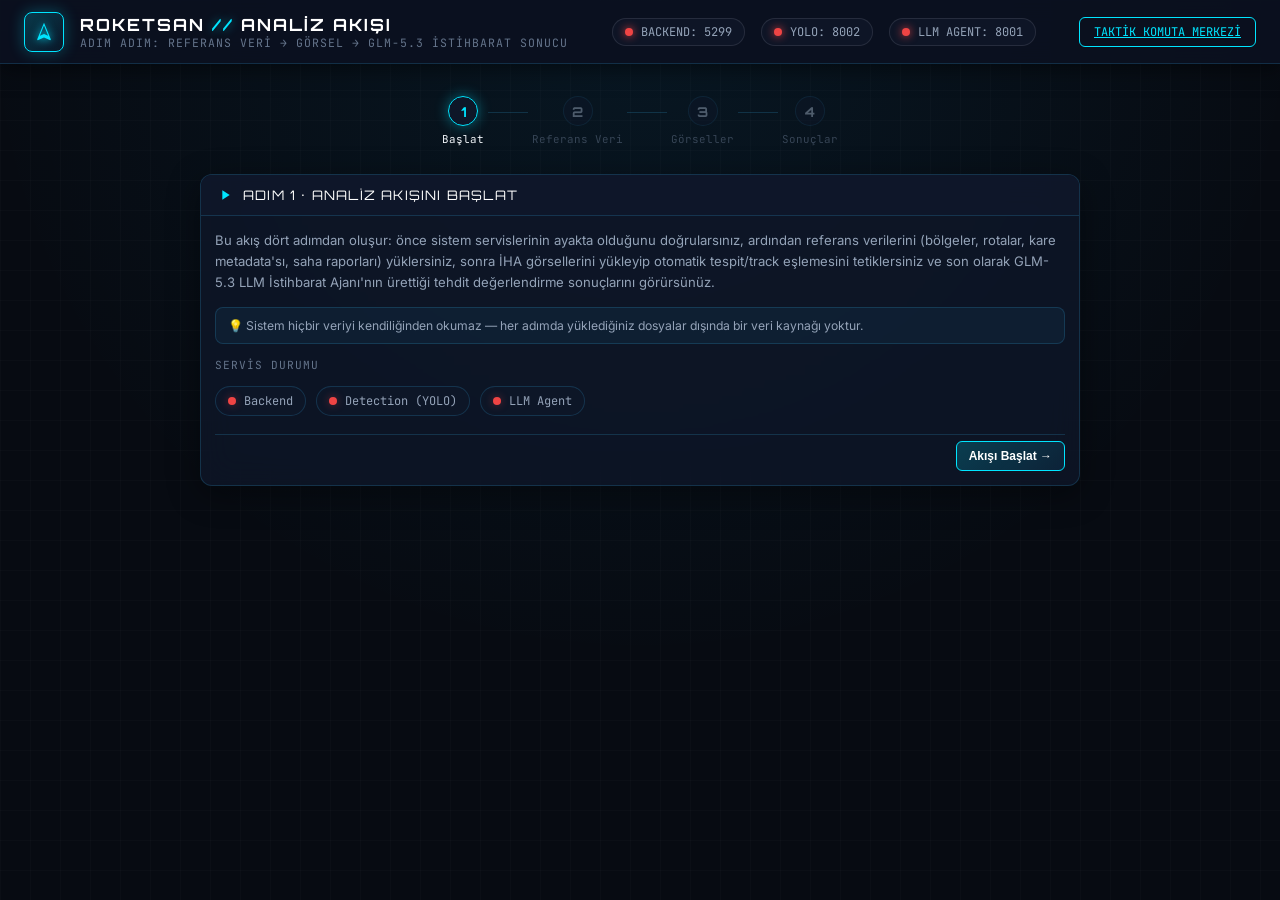
<file: backend/src/Backend.Api/wwwroot/index.html>
<!DOCTYPE html>
<html lang="tr">
<head>
  <meta charset="UTF-8">
  <meta name="viewport" content="width=device-width, initial-scale=1.0">
  <title>ROKETSAN // ANALİZ AKIŞI</title>
  <meta name="description" content="Referans veri + görsel yükleme adımlarından geçip GLM-5.3 LLM tehdit değerlendirme sonuçlarını gören adım adım akış.">

  <link rel="preconnect" href="https://fonts.googleapis.com">
  <link rel="preconnect" href="https://fonts.gstatic.com" crossorigin>
  <link href="https://fonts.googleapis.com/css2?family=Inter:wght@400;500;600;700&family=JetBrains+Mono:wght@400;600;700&family=Orbitron:wght@600;700;800;900&display=swap" rel="stylesheet">

  <link rel="stylesheet" href="css/tactical.css">
  <link rel="stylesheet" href="css/flow.css">
</head>
<body>

  <!-- TOP COMMAND HEADER -->
  <header class="command-header">
    <div class="brand-section">
      <div class="brand-badge">
        <svg viewBox="0 0 24 24">
          <path d="M12 2L4.5 20.29l.71.71L12 18l6.79 3 .71-.71zM12 4.8l4.47 11.23-4.47-1.97-4.47 1.97z"/>
        </svg>
      </div>
      <div class="brand-text">
        <h1>ROKETSAN <span>//</span> ANALİZ AKIŞI</h1>
        <div class="subtext">ADIM ADIM: REFERANS VERİ &rarr; GÖRSEL &rarr; GLM-5.3 İSTİHBARAT SONUCU</div>
      </div>
    </div>

    <div class="header-status-group">
      <div class="service-pill" title="ASP.NET Core REST & Tool API (Port 5299)">
        <span class="status-dot" id="dotBackend"></span>
        <span>BACKEND: 5299</span>
      </div>
      <div class="service-pill" title="YOLOv11 Stage-1 Nesne Tespiti (Port 8002)">
        <span class="status-dot" id="dotDetection"></span>
        <span>YOLO: 8002</span>
      </div>
      <div class="service-pill" title="GLM-5.3-Flash Karar ve İstihbarat Ajanı (Port 8001)">
        <span class="status-dot" id="dotAgent"></span>
        <span>LLM AGENT: 8001</span>
      </div>
    </div>

    <div class="header-actions">
      <a href="dashboard.html" class="btn-tactical-outline" title="Taktik Komuta Merkezine Git">TAKTİK KOMUTA MERKEZİ</a>
    </div>
  </header>

  <main class="flow-main">

    <!-- STEP INDICATOR BAR -->
    <div class="flow-stepper" id="flowStepper">
      <div class="flow-step-indicator" data-step="1">
        <span class="fsi-num">1</span>
        <span class="fsi-label">Başlat</span>
      </div>
      <div class="flow-step-connector"></div>
      <div class="flow-step-indicator" data-step="2">
        <span class="fsi-num">2</span>
        <span class="fsi-label">Referans Veri</span>
      </div>
      <div class="flow-step-connector"></div>
      <div class="flow-step-indicator" data-step="3">
        <span class="fsi-num">3</span>
        <span class="fsi-label">Görseller</span>
      </div>
      <div class="flow-step-connector"></div>
      <div class="flow-step-indicator" data-step="4">
        <span class="fsi-num">4</span>
        <span class="fsi-label">Sonuçlar</span>
      </div>
    </div>

    <!-- ============================================================ -->
    <!-- STEP 1: START -->
    <!-- ============================================================ -->
    <section class="glass-panel flow-panel" id="panelStep1">
      <div class="panel-header">
        <div class="panel-title">
          <svg viewBox="0 0 24 24"><path d="M8 5v14l11-7z"/></svg>
          <span>Adım 1 &middot; Analiz Akışını Başlat</span>
        </div>
      </div>
      <div class="panel-body">
        <p class="flow-desc">
          Bu akış dört adımdan oluşur: önce sistem servislerinin ayakta olduğunu doğrularsınız,
          ardından referans verilerini (bölgeler, rotalar, kare metadata'sı, saha raporları)
          yüklersiniz, sonra İHA görsellerini yükleyip otomatik tespit/track eşlemesini
          tetiklersiniz ve son olarak GLM-5.3 LLM İstihbarat Ajanı'nın ürettiği tehdit
          değerlendirme sonuçlarını görürsünüz.
        </p>
        <div class="flow-info-alert">
          💡 Sistem hiçbir veriyi kendiliğinden okumaz — her adımda yüklediğiniz dosyalar
          dışında bir veri kaynağı yoktur.
        </div>

        <div class="section-label"><span>Servis Durumu</span></div>
        <div class="flow-health-row" id="flowHealthRow">
          <div class="flow-health-pill" id="healthBackend"><span class="fh-dot"></span>Backend</div>
          <div class="flow-health-pill" id="healthDetection"><span class="fh-dot"></span>Detection (YOLO)</div>
          <div class="flow-health-pill" id="healthAgent"><span class="fh-dot"></span>LLM Agent</div>
        </div>

        <div class="flow-actions">
          <button class="btn-tactical-primary" id="btnStartFlow">Akışı Başlat &rarr;</button>
        </div>
      </div>
    </section>

    <!-- ============================================================ -->
    <!-- STEP 2: REFERENCE DATA UPLOAD -->
    <!-- ============================================================ -->
    <section class="glass-panel flow-panel hidden" id="panelStep2">
      <div class="panel-header">
        <div class="panel-title">
          <svg viewBox="0 0 24 24"><path d="M19 3H5c-1.1 0-2 .9-2 2v14c0 1.1.9 2 2 2h14c1.1 0 2-.9 2-2V5c0-1.1-.9-2-2-2zm-7 14h-2v-4H8l4-4 4 4h-2v4z"/></svg>
          <span>Adım 2 &middot; Referans Verilerini Yükle</span>
        </div>
      </div>
      <div class="panel-body">
        <p class="flow-desc">
          Aşağıdaki dört dosya sistemin referans verisini oluşturur. Her biri kendi
          <code>/api/reference-data/*</code> uç noktasına yüklenir ve veritabanına işlenir
          (aynı dosyayı tekrar yüklemek güvenlidir, veriler anahtara göre güncellenir).
        </p>

        <div class="refdata-grid" id="refdataGrid">
          <div class="refdata-card" data-key="zones">
            <div class="refdata-card-title">Bölgeler <span class="refdata-file">zones.json</span></div>
            <div class="refdata-card-hint">Üs konumu ve taktik bölgelerin (WayPoint) koordinatları.</div>
            <input type="file" class="refdata-input" accept=".json,application/json">
            <button class="btn-tactical-outline refdata-upload-btn">Yükle</button>
            <div class="refdata-status">Bekleniyor</div>
          </div>

          <div class="refdata-card" data-key="tracks">
            <div class="refdata-card-title">Rotalar <span class="refdata-file">tracks.csv</span></div>
            <div class="refdata-card-hint">track_id, time, lat, lon sütunlarını içeren hareket kayıtları.</div>
            <input type="file" class="refdata-input" accept=".csv,text/csv">
            <button class="btn-tactical-outline refdata-upload-btn">Yükle</button>
            <div class="refdata-status">Bekleniyor</div>
          </div>

          <div class="refdata-card" data-key="imageMeta">
            <div class="refdata-card-title">Kare Metadata <span class="refdata-file">image_meta.json</span></div>
            <div class="refdata-card-hint">Her İHA karesinin genişlik/yükseklik, saat ve köşe koordinatları (WGS84).</div>
            <input type="file" class="refdata-input" accept=".json,application/json">
            <button class="btn-tactical-outline refdata-upload-btn">Yükle</button>
            <div class="refdata-status">Bekleniyor</div>
          </div>

          <div class="refdata-card" data-key="fieldReports">
            <div class="refdata-card-title">Saha Raporları <span class="refdata-file">field_reports.json</span></div>
            <div class="refdata-card-hint">Zaman/konum içeren serbest metin istihbarat raporları.</div>
            <input type="file" class="refdata-input" accept=".json,application/json">
            <button class="btn-tactical-outline refdata-upload-btn">Yükle</button>
            <div class="refdata-status">Bekleniyor</div>
          </div>
        </div>

        <div class="flow-actions">
          <button class="btn-tactical-outline flow-back-btn" data-goto="1">&larr; Geri</button>
          <button class="btn-tactical-primary" id="btnStep2Next" disabled>İleri: Görselleri Yükle &rarr;</button>
        </div>
      </div>
    </section>

    <!-- ============================================================ -->
    <!-- STEP 3: IMAGE UPLOAD -->
    <!-- ============================================================ -->
    <section class="glass-panel flow-panel hidden" id="panelStep3">
      <div class="panel-header">
        <div class="panel-title">
          <svg viewBox="0 0 24 24"><path d="M12 4.5C7 4.5 2.73 7.61 1 12c1.73 4.39 6 7.5 11 7.5s9.27-3.11 11-7.5c-1.73-4.39-6-7.5-11-7.5zM12 17c-2.76 0-5-2.24-5-5s2.24-5 5-5 5 2.24 5 5-2.24 5-5 5z"/></svg>
          <span>Adım 3 &middot; Görselleri Yükle</span>
        </div>
      </div>
      <div class="panel-body">
        <p class="flow-desc">
          Tek veya birden fazla İHA karesi seçin/sürükleyin. Her görsel sırayla sunucuya
          gönderilir; YOLO tespiti, WGS84 dönüşümü, track eşlemesi ve LLM değerlendirme
          isteği otomatik olarak tetiklenir.
        </p>

        <div class="drop-zone" id="flowDropZone">
          <input type="file" id="flowFileInput" accept="image/*" multiple style="display:none;">
          <div class="drop-zone-icon">
            <svg viewBox="0 0 24 24" width="24" height="24" fill="currentColor"><path d="M19.35 10.04C18.67 6.59 15.64 4 12 4 9.11 4 6.6 5.64 5.35 8.04 2.34 8.36 0 10.91 0 14c0 3.31 2.69 6 6 6h13c2.76 0 5-2.24 5-5 0-2.64-2.05-4.78-4.65-4.96zM14 13v4h-4v-4H7l5-5 5 5h-3z"/></svg>
          </div>
          <div class="drop-zone-text">Tek veya Birden Fazla İHA Karesi Yükleyin / Sürükleyin</div>
          <div class="drop-zone-sub">JPEG, PNG, WEBP (çoklu seçim desteklenir)</div>
        </div>

        <div class="section-label">
          <span>Yüklenen Görseller</span>
          <span id="flowImageCount">0</span>
        </div>
        <div class="flow-image-list" id="flowImageList">
          <div class="flow-empty-note">Henüz görsel yüklenmedi.</div>
        </div>

        <div class="flow-actions">
          <button class="btn-tactical-outline flow-back-btn" data-goto="2">&larr; Geri</button>
          <button class="btn-tactical-primary" id="btnStep3Next" disabled>İleri: Sonuçları Gör &rarr;</button>
        </div>
      </div>
    </section>

    <!-- ============================================================ -->
    <!-- STEP 4: LLM RESULTS -->
    <!-- ============================================================ -->
    <section class="glass-panel flow-panel hidden" id="panelStep4">
      <div class="panel-header">
        <div class="panel-title">
          <svg viewBox="0 0 24 24"><path d="M12 1L3 5v6c0 5.55 3.84 10.74 9 12 5.16-1.26 9-6.45 9-12V5l-9-4zm0 10.99h7c-.53 4.12-3.28 7.79-7 8.94V12H5V6.3l7-3.11v8.8z"/></svg>
          <span>Adım 4 &middot; GLM-5.3 İstihbarat Değerlendirme Sonuçları</span>
        </div>
      </div>
      <div class="panel-body">
        <div class="flow-desc" id="resultsSummary">Sonuçlar yükleniyor...</div>

        <div class="flow-results-grid" id="resultsGrid"></div>

        <div class="flow-actions">
          <button class="btn-tactical-outline flow-back-btn" data-goto="3">&larr; Görsel Ekle</button>
          <button class="btn-tactical-outline" id="btnRefreshResults">&#128260; Sonuçları Yenile</button>
          <button class="btn-tactical-primary" id="btnResetFlow">&#8635; Yeni Analiz Başlat</button>
        </div>
      </div>
    </section>

  </main>

  <script src="js/flow.js"></script>
</body>
</html>
</file>
<file: backend/src/Backend.Api/wwwroot/css/tactical.css>
:root {
  --bg-primary: #070b12;
  --bg-secondary: #0d1424;
  --bg-card: rgba(15, 23, 42, 0.75);
  --bg-card-hover: rgba(30, 41, 59, 0.85);
  --border-color: rgba(56, 189, 248, 0.18);
  --border-glow: rgba(56, 189, 248, 0.45);
  
  --cyan-glow: #00e5ff;
  --cyan-dim: #0284c7;
  --safe: #10b981;
  --safe-glow: rgba(16, 185, 129, 0.35);
  --warning: #f59e0b;
  --warning-glow: rgba(245, 158, 11, 0.35);
  --danger: #ef4444;
  --danger-glow: rgba(239, 68, 68, 0.4);
  
  --text-main: #f1f5f9;
  --text-muted: #94a3b8;
  --text-dim: #64748b;
  
  --font-hud: 'Orbitron', 'Inter', -apple-system, sans-serif;
  --font-mono: 'JetBrains Mono', monospace, Consolas;
  --font-body: 'Inter', -apple-system, sans-serif;
}

* {
  box-sizing: border-box;
  margin: 0;
  padding: 0;
}

body {
  background-color: var(--bg-primary);
  background-image: 
    radial-gradient(circle at 50% 0%, rgba(14, 165, 233, 0.08) 0%, transparent 60%),
    linear-gradient(to right, rgba(255,255,255,0.015) 1px, transparent 1px),
    linear-gradient(to bottom, rgba(255,255,255,0.015) 1px, transparent 1px);
  background-size: 100% 100%, 30px 30px, 30px 30px;
  color: var(--text-main);
  font-family: var(--font-body);
  min-height: 100vh;
  overflow-x: hidden;
  display: flex;
  flex-direction: column;
}

/* Custom Scrollbars */
::-webkit-scrollbar {
  width: 6px;
  height: 6px;
}
::-webkit-scrollbar-track {
  background: rgba(15, 23, 42, 0.8);
}
::-webkit-scrollbar-thumb {
  background: var(--border-glow);
  border-radius: 3px;
}
::-webkit-scrollbar-thumb:hover {
  background: var(--cyan-glow);
}

/* TOP NAVBAR / COMMAND HEADER */
.command-header {
  height: 64px;
  background: rgba(11, 17, 32, 0.92);
  backdrop-filter: blur(12px);
  border-bottom: 1px solid var(--border-color);
  padding: 0 24px;
  display: flex;
  align-items: center;
  justify-content: space-between;
  position: sticky;
  top: 0;
  z-index: 1000;
  box-shadow: 0 4px 20px rgba(0, 0, 0, 0.5);
}

.brand-section {
  display: flex;
  align-items: center;
  gap: 16px;
}

.brand-badge {
  display: flex;
  align-items: center;
  justify-content: center;
  width: 40px;
  height: 40px;
  background: linear-gradient(135deg, rgba(0, 229, 255, 0.2), rgba(14, 165, 233, 0.05));
  border: 1px solid var(--cyan-glow);
  border-radius: 8px;
  box-shadow: 0 0 15px rgba(0, 229, 255, 0.3);
}

.brand-badge svg {
  width: 22px;
  height: 22px;
  fill: var(--cyan-glow);
  filter: drop-shadow(0 0 4px var(--cyan-glow));
}

.brand-text h1 {
  font-family: var(--font-hud);
  font-size: 1.05rem;
  letter-spacing: 2px;
  color: #fff;
  font-weight: 700;
  text-transform: uppercase;
}

.brand-text h1 span {
  color: var(--cyan-glow);
  text-shadow: 0 0 10px rgba(0, 229, 255, 0.6);
}

.brand-text .subtext {
  font-size: 0.72rem;
  color: var(--text-dim);
  font-family: var(--font-mono);
  letter-spacing: 1px;
}

.header-status-group {
  display: flex;
  align-items: center;
  gap: 16px;
}

.service-pill {
  display: flex;
  align-items: center;
  gap: 8px;
  padding: 5px 12px;
  background: rgba(15, 23, 42, 0.8);
  border: 1px solid rgba(255, 255, 255, 0.1);
  border-radius: 20px;
  font-size: 0.75rem;
  font-family: var(--font-mono);
  color: var(--text-muted);
}

.status-dot {
  width: 8px;
  height: 8px;
  border-radius: 50%;
  background: var(--text-dim);
}

.status-dot.active {
  background: var(--safe);
  box-shadow: 0 0 8px var(--safe);
  animation: pulse-dot 2s infinite;
}

.status-dot.error {
  background: var(--danger);
  box-shadow: 0 0 8px var(--danger);
}

@keyframes pulse-dot {
  0% { transform: scale(1); opacity: 1; }
  50% { transform: scale(1.3); opacity: 0.7; }
  100% { transform: scale(1); opacity: 1; }
}

.clock-display {
  font-family: var(--font-mono);
  font-size: 0.82rem;
  color: var(--cyan-glow);
  background: rgba(0, 229, 255, 0.06);
  border: 1px solid rgba(0, 229, 255, 0.2);
  padding: 5px 12px;
  border-radius: 6px;
  display: flex;
  align-items: center;
  gap: 6px;
}

.header-actions {
  display: flex;
  align-items: center;
  gap: 10px;
}

.btn-icon {
  background: rgba(30, 41, 59, 0.5);
  border: 1px solid var(--border-color);
  color: var(--text-muted);
  width: 34px;
  height: 34px;
  border-radius: 6px;
  display: flex;
  align-items: center;
  justify-content: center;
  cursor: pointer;
  transition: all 0.2s ease;
}

.btn-icon:hover {
  background: rgba(56, 189, 248, 0.15);
  border-color: var(--cyan-glow);
  color: #fff;
  box-shadow: 0 0 10px rgba(0, 229, 255, 0.3);
}

.btn-icon.active {
  color: var(--cyan-glow);
  border-color: var(--cyan-glow);
  background: rgba(0, 229, 255, 0.1);
}

/* MAIN DASHBOARD GRID */
.dashboard-grid {
  display: grid;
  grid-template-columns: 380px 1fr 420px;
  gap: 16px;
  padding: 16px;
  flex: 1;
  height: calc(100vh - 64px);
  overflow: hidden;
}

/* GLASS PANEL COMMON */
.glass-panel {
  background: var(--bg-card);
  backdrop-filter: blur(16px);
  border: 1px solid var(--border-color);
  border-radius: 12px;
  display: flex;
  flex-direction: column;
  overflow: hidden;
  box-shadow: 0 8px 32px rgba(0, 0, 0, 0.4);
  position: relative;
}

.panel-header {
  padding: 12px 16px;
  background: rgba(15, 23, 42, 0.85);
  border-bottom: 1px solid var(--border-color);
  display: flex;
  align-items: center;
  justify-content: space-between;
}

.panel-title {
  display: flex;
  align-items: center;
  gap: 10px;
  font-family: var(--font-hud);
  font-size: 0.82rem;
  letter-spacing: 1.2px;
  color: #fff;
  text-transform: uppercase;
}

.panel-title svg {
  width: 16px;
  height: 16px;
  fill: var(--cyan-glow);
}

.panel-body {
  padding: 14px;
  overflow-y: auto;
  flex: 1;
  display: flex;
  flex-direction: column;
  gap: 14px;
}

/* LEFT COLUMN - RECON & IMAGE STATION */
.drop-zone {
  border: 2px dashed rgba(56, 189, 248, 0.35);
  border-radius: 10px;
  padding: 20px 14px;
  text-align: center;
  background: rgba(14, 165, 233, 0.03);
  cursor: pointer;
  transition: all 0.25s ease;
  position: relative;
}

.drop-zone:hover, .drop-zone.dragover {
  border-color: var(--cyan-glow);
  background: rgba(0, 229, 255, 0.08);
  box-shadow: 0 0 20px rgba(0, 229, 255, 0.2);
}

.drop-zone-icon {
  width: 44px;
  height: 44px;
  margin: 0 auto 10px;
  display: flex;
  align-items: center;
  justify-content: center;
  border-radius: 50%;
  background: rgba(56, 189, 248, 0.1);
  color: var(--cyan-glow);
}

.drop-zone-text {
  font-size: 0.82rem;
  font-weight: 600;
  color: #fff;
  margin-bottom: 4px;
}

.drop-zone-sub {
  font-size: 0.72rem;
  color: var(--text-dim);
}

/* QUICK TEST CHIPS */
.sample-chips-container {
  display: flex;
  flex-direction: column;
  gap: 8px;
}

.section-label {
  font-size: 0.7rem;
  font-family: var(--font-mono);
  color: var(--text-dim);
  text-transform: uppercase;
  letter-spacing: 1px;
  display: flex;
  align-items: center;
  justify-content: space-between;
}

.chips-row {
  display: flex;
  gap: 6px;
  flex-wrap: wrap;
}

.chip-btn {
  background: rgba(30, 41, 59, 0.6);
  border: 1px solid rgba(255, 255, 255, 0.1);
  border-radius: 6px;
  color: var(--text-muted);
  font-size: 0.72rem;
  font-family: var(--font-mono);
  padding: 5px 10px;
  cursor: pointer;
  transition: all 0.2s;
}

.chip-btn:hover {
  background: rgba(0, 229, 255, 0.15);
  border-color: var(--cyan-glow);
  color: #fff;
}

/* IMAGE PREVIEW CANVAS CONTAINER */
.image-canvas-wrapper {
  position: relative;
  width: 100%;
  background: #020617;
  border-radius: 8px;
  border: 1px solid var(--border-color);
  overflow: hidden;
  min-height: 200px;
  max-height: 260px;
  display: flex;
  align-items: center;
  justify-content: center;
  cursor: zoom-in;
  transition: border-color 0.2s ease, box-shadow 0.2s ease;
}

.image-canvas-wrapper:hover {
  border-color: var(--cyan-glow);
  box-shadow: 0 0 16px rgba(0, 229, 255, 0.25);
}

.image-canvas-wrapper:hover .canvas-zoom-hint {
  opacity: 1;
}

#imageCanvas {
  max-width: 100%;
  max-height: 260px;
  display: block;
  object-fit: contain;
}

.canvas-crosshair {
  position: absolute;
  inset: 0;
  pointer-events: none;
  background:
    linear-gradient(to right, transparent 49.5%, rgba(0, 229, 255, 0.08) 50%, transparent 50.5%),
    linear-gradient(to bottom, transparent 49.5%, rgba(0, 229, 255, 0.08) 50%, transparent 50.5%);
}

.canvas-zoom-hint {
  position: absolute;
  bottom: 8px;
  right: 8px;
  display: flex;
  align-items: center;
  gap: 4px;
  background: rgba(11, 17, 32, 0.85);
  border: 1px solid var(--border-glow);
  color: var(--cyan-glow);
  font-size: 0.68rem;
  font-family: var(--font-mono);
  padding: 3px 8px;
  border-radius: 20px;
  opacity: 0;
  transition: opacity 0.2s ease;
  pointer-events: none;
}

/* IMAGE LIGHTBOX (full-size detection preview) */
.image-lightbox {
  position: fixed;
  inset: 0;
  z-index: 100000;
  background: rgba(2, 6, 15, 0.94);
  backdrop-filter: blur(8px);
  display: flex;
  align-items: center;
  justify-content: center;
  padding: 40px;
  cursor: zoom-out;
  transition: opacity 0.2s ease, visibility 0.2s ease;
}

.image-lightbox.hidden {
  opacity: 0;
  visibility: hidden;
  pointer-events: none;
}

.image-lightbox img {
  max-width: 100%;
  max-height: 100%;
  object-fit: contain;
  border-radius: 6px;
  box-shadow: 0 0 60px rgba(0, 229, 255, 0.2), 0 20px 60px rgba(0, 0, 0, 0.8);
  cursor: default;
}

.lightbox-close {
  position: absolute;
  top: 20px;
  right: 28px;
  background: rgba(15, 23, 42, 0.85);
  border: 1px solid var(--border-glow);
  color: #fff;
  width: 40px;
  height: 40px;
  border-radius: 50%;
  font-size: 1.6rem;
  line-height: 1;
  cursor: pointer;
  display: flex;
  align-items: center;
  justify-content: center;
  transition: all 0.2s ease;
}

.lightbox-close:hover {
  background: var(--danger);
  border-color: var(--danger);
}

/* VEHICLE LIST */
.detection-list {
  display: flex;
  flex-direction: column;
  gap: 8px;
  overflow-y: auto;
  max-height: 250px;
}

.vehicle-card {
  background: rgba(15, 23, 42, 0.6);
  border: 1px solid rgba(255, 255, 255, 0.08);
  border-radius: 8px;
  padding: 10px 12px;
  cursor: pointer;
  transition: all 0.2s ease;
  display: flex;
  align-items: center;
  justify-content: space-between;
}

.vehicle-card:hover {
  background: rgba(30, 41, 59, 0.8);
  border-color: rgba(56, 189, 248, 0.4);
}

.vehicle-card.active {
  background: rgba(0, 229, 255, 0.1);
  border-color: var(--cyan-glow);
  box-shadow: 0 0 14px rgba(0, 229, 255, 0.25);
}

.v-info {
  display: flex;
  align-items: center;
  gap: 10px;
}

.v-icon {
  width: 32px;
  height: 32px;
  border-radius: 6px;
  display: flex;
  align-items: center;
  justify-content: center;
  background: rgba(14, 165, 233, 0.15);
  color: var(--cyan-glow);
  font-size: 0.9rem;
}

.v-text .v-title {
  font-size: 0.8rem;
  font-weight: 600;
  color: #fff;
  display: flex;
  align-items: center;
  gap: 6px;
}

.v-text .v-sub {
  font-size: 0.68rem;
  color: var(--text-dim);
  font-family: var(--font-mono);
}

.v-badge {
  font-family: var(--font-mono);
  font-size: 0.7rem;
  padding: 3px 8px;
  border-radius: 4px;
  background: rgba(255, 255, 255, 0.06);
  color: var(--cyan-glow);
  border: 1px solid rgba(0, 229, 255, 0.2);
}

/* CENTER COLUMN - MAP & TELEMETRY */
.map-panel {
  position: relative;
  display: flex;
  flex-direction: column;
}

/* TOP VIEW MODE TABS & BASEMAP SELECTOR */
.map-top-bar {
  display: flex;
  align-items: center;
  justify-content: space-between;
  padding: 8px 14px;
  background: rgba(11, 17, 32, 0.95);
  border-bottom: 1px solid var(--border-color);
  z-index: 10;
  gap: 12px;
}

.map-view-tabs {
  display: flex;
  align-items: center;
  gap: 8px;
}

.view-tab {
  background: rgba(15, 23, 42, 0.85);
  border: 1px solid var(--border-color);
  color: var(--text-muted);
  font-family: var(--font-hud);
  font-size: 0.76rem;
  font-weight: 700;
  letter-spacing: 0.8px;
  padding: 6px 14px;
  border-radius: 6px;
  display: flex;
  align-items: center;
  gap: 8px;
  cursor: pointer;
  transition: all 0.25s ease;
  outline: none;
}

.view-tab:hover {
  background: rgba(30, 41, 59, 0.9);
  color: #fff;
  border-color: var(--border-glow);
}

.view-tab.active {
  background: linear-gradient(135deg, rgba(0, 229, 255, 0.18), rgba(14, 165, 233, 0.08));
  border-color: var(--cyan-glow);
  color: var(--cyan-glow);
  box-shadow: 0 0 14px rgba(0, 229, 255, 0.3);
}

.fleet-pulse-badge {
  font-size: 0.60rem;
  font-family: var(--font-mono);
  background: rgba(239, 68, 68, 0.2);
  border: 1px solid var(--danger);
  color: #ef4444;
  padding: 1px 5px;
  border-radius: 4px;
  animation: badge-pulse 1.8s infinite;
}

@keyframes badge-pulse {
  0% { opacity: 1; transform: scale(1); }
  50% { opacity: 0.4; transform: scale(0.95); }
  100% { opacity: 1; transform: scale(1); }
}

.fleet-count-chip {
  font-size: 0.68rem;
  font-family: var(--font-mono);
  background: rgba(0, 229, 255, 0.15);
  color: var(--cyan-glow);
  border: 1px solid rgba(0, 229, 255, 0.3);
  padding: 1px 6px;
  border-radius: 10px;
}

.map-layer-selector {
  display: flex;
  align-items: center;
  background: rgba(15, 23, 42, 0.9);
  border: 1px solid var(--border-color);
  border-radius: 6px;
  overflow: hidden;
}

.btn-layer-toggle {
  background: transparent;
  border: none;
  color: var(--text-dim);
  font-family: var(--font-mono);
  font-size: 0.68rem;
  padding: 5px 10px;
  cursor: pointer;
  transition: all 0.2s;
  outline: none;
}

.btn-layer-toggle:hover {
  color: #fff;
}

.btn-layer-toggle.active {
  background: rgba(56, 189, 248, 0.2);
  color: var(--cyan-glow);
  font-weight: 700;
  box-shadow: inset 0 0 8px rgba(0, 229, 255, 0.25);
}

#tacticalMap {
  flex: 1;
  width: 100%;
  background: #020617;
  z-index: 1;
  border: none !important;
  outline: none !important;
}

#tacticalMap:focus,
#tacticalMap:focus-visible,
.leaflet-container,
.leaflet-container:focus,
.leaflet-container:focus-visible,
.leaflet-pane,
.leaflet-pane:focus,
.leaflet-pane:focus-visible,
.map-panel:focus,
.map-panel:focus-visible,
*:focus-visible {
  outline: none !important;
  box-shadow: none !important;
}

/* TOP HUD OVERLAY (SINGLE MODE) */
.map-hud-overlay {
  position: absolute;
  top: 54px;
  left: 14px;
  right: 14px;
  z-index: 500;
  display: flex;
  gap: 10px;
  pointer-events: none;
  transition: opacity 0.25s ease, transform 0.25s ease;
}

/* FLEET TELEMETRY HUD BAR (FLEET MODE) */
.fleet-hud-overlay {
  position: absolute;
  top: 60px;
  left: 14px;
  right: 14px;
  z-index: 500;
  display: flex;
  gap: 8px;
  overflow-x: auto;
  padding-bottom: 6px;
  pointer-events: auto;
  transition: opacity 0.25s ease;
}

.fleet-hud-overlay.hidden {
  display: none !important;
}

.fleet-vehicle-card {
  flex: 0 0 auto;
  min-width: 190px;
  background: rgba(11, 17, 32, 0.92);
  backdrop-filter: blur(12px);
  border: 1px solid var(--border-color);
  border-radius: 8px;
  padding: 8px 12px;
  box-shadow: 0 4px 15px rgba(0, 0, 0, 0.6);
  cursor: pointer;
  transition: all 0.2s ease;
  display: flex;
  flex-direction: column;
  gap: 3px;
  position: relative;
  overflow: hidden;
}

.fleet-vehicle-card::before {
  content: '';
  position: absolute;
  left: 0;
  top: 0;
  bottom: 0;
  width: 4px;
  background: var(--track-color, var(--cyan-glow));
}

.fleet-vehicle-card:hover {
  transform: translateY(-2px);
  border-color: var(--track-color, var(--cyan-glow));
  box-shadow: 0 6px 20px rgba(0, 0, 0, 0.8), 0 0 12px var(--track-glow, rgba(0, 229, 255, 0.3));
}

.fleet-card-header {
  display: flex;
  align-items: center;
  justify-content: space-between;
}

.fleet-card-title {
  font-family: var(--font-hud);
  font-size: 0.85rem;
  font-weight: 700;
  color: #fff;
  display: flex;
  align-items: center;
  gap: 6px;
}

.fleet-color-indicator {
  width: 8px;
  height: 8px;
  border-radius: 50%;
  background: var(--track-color, var(--cyan-glow));
  box-shadow: 0 0 8px var(--track-color, var(--cyan-glow));
}

.fleet-card-class {
  font-family: var(--font-mono);
  font-size: 0.65rem;
  color: var(--text-dim);
  text-transform: uppercase;
}

.fleet-card-metrics {
  display: flex;
  align-items: center;
  justify-content: space-between;
  margin-top: 4px;
  font-family: var(--font-mono);
  font-size: 0.72rem;
}

.fleet-card-speed {
  color: var(--cyan-glow);
}

.fleet-card-dist {
  color: var(--text-muted);
}

.fleet-card-status {
  font-size: 0.64rem;
  color: var(--warning);
  font-family: var(--font-mono);
}

/* MULTI-VEHICLE SIMULATION MARKERS */
.fleet-sim-marker {
  position: relative;
  display: flex;
  align-items: center;
  justify-content: center;
}

.fleet-marker-halo {
  position: absolute;
  width: 32px;
  height: 32px;
  border-radius: 50%;
  background: radial-gradient(circle, var(--track-color-alpha, rgba(0,229,255,0.3)) 0%, transparent 70%);
  animation: fleet-sonar 2s infinite;
  pointer-events: none;
}

@keyframes fleet-sonar {
  0% { transform: scale(0.6); opacity: 0.9; }
  100% { transform: scale(1.8); opacity: 0; }
}

.fleet-marker-body {
  width: 24px;
  height: 24px;
  border-radius: 50%;
  background: #0b1120;
  border: 2px solid var(--track-color, #00e5ff);
  box-shadow: 0 0 12px var(--track-color, #00e5ff);
  display: flex;
  align-items: center;
  justify-content: center;
  z-index: 2;
  transition: transform 0.15s ease-out;
}

.fleet-marker-body svg {
  width: 14px;
  height: 14px;
  fill: var(--track-color, #00e5ff);
}

.fleet-marker-tag {
  position: absolute;
  top: -26px;
  left: 50%;
  transform: translateX(-50%);
  background: rgba(11, 17, 32, 0.92);
  border: 1px solid var(--track-color, #00e5ff);
  border-radius: 4px;
  padding: 1px 6px;
  font-family: var(--font-mono);
  font-size: 0.65rem;
  font-weight: 700;
  color: #fff;
  white-space: nowrap;
  box-shadow: 0 2px 8px rgba(0, 0, 0, 0.7);
  pointer-events: none;
}

.fleet-marker-tag .tag-speed {
  color: var(--track-color, #00e5ff);
  margin-left: 4px;
}

.hud-stat-box {
  pointer-events: auto;
  flex: 1;
  background: rgba(11, 17, 32, 0.88);
  backdrop-filter: blur(10px);
  border: 1px solid var(--border-color);
  border-radius: 8px;
  padding: 8px 12px;
  box-shadow: 0 4px 15px rgba(0, 0, 0, 0.5);
  display: flex;
  flex-direction: column;
  gap: 2px;
}

.hud-stat-label {
  font-size: 0.65rem;
  font-family: var(--font-mono);
  color: var(--text-dim);
  text-transform: uppercase;
  letter-spacing: 0.8px;
}

.hud-stat-val {
  font-family: var(--font-hud);
  font-size: 0.95rem;
  font-weight: 700;
  color: #fff;
}

.hud-stat-val.cyan { color: var(--cyan-glow); text-shadow: 0 0 8px rgba(0, 229, 255, 0.4); }
.hud-stat-val.safe { color: var(--safe); text-shadow: 0 0 8px var(--safe-glow); }
.hud-stat-val.warning { color: var(--warning); text-shadow: 0 0 8px var(--warning-glow); }
.hud-stat-val.danger { color: var(--danger); text-shadow: 0 0 8px var(--danger-glow); }

/* BOTTOM SIMULATION CONTROLS */
.map-controls-overlay {
  position: absolute;
  bottom: 14px;
  left: 50%;
  transform: translateX(-50%);
  z-index: 500;
  background: rgba(11, 17, 32, 0.92);
  backdrop-filter: blur(12px);
  border: 1px solid var(--border-color);
  border-radius: 30px;
  padding: 6px 18px;
  display: flex;
  align-items: center;
  gap: 16px;
  box-shadow: 0 8px 30px rgba(0, 0, 0, 0.7);
}

.sim-btn {
  background: rgba(30, 41, 59, 0.8);
  border: 1px solid var(--border-color);
  color: #fff;
  width: 36px;
  height: 36px;
  border-radius: 50%;
  display: flex;
  align-items: center;
  justify-content: center;
  cursor: pointer;
  transition: all 0.2s;
}

.sim-btn:hover {
  background: var(--cyan-glow);
  color: #000;
  box-shadow: 0 0 15px var(--cyan-glow);
}

.sim-slider-container {
  display: flex;
  align-items: center;
  gap: 10px;
  width: 180px;
}

#simProgress {
  width: 100%;
  accent-color: var(--cyan-glow);
  cursor: pointer;
}

.speed-select {
  background: rgba(15, 23, 42, 0.9);
  border: 1px solid var(--border-color);
  color: var(--cyan-glow);
  font-family: var(--font-mono);
  font-size: 0.75rem;
  padding: 4px 8px;
  border-radius: 6px;
  cursor: pointer;
  outline: none;
}

/* RIGHT COLUMN - THREAT ASSESSMENT & INTEL */
.verdict-banner {
  padding: 14px 16px;
  border-radius: 10px;
  background: rgba(15, 23, 42, 0.7);
  border: 1px solid rgba(255, 255, 255, 0.1);
  display: flex;
  align-items: center;
  justify-content: space-between;
  transition: all 0.3s;
}

.verdict-banner.safe {
  border-color: var(--safe);
  background: linear-gradient(135deg, rgba(16, 185, 129, 0.12), rgba(15, 23, 42, 0.8));
  box-shadow: 0 0 20px rgba(16, 185, 129, 0.2);
}

.verdict-banner.suspicious {
  border-color: var(--warning);
  background: linear-gradient(135deg, rgba(245, 158, 11, 0.15), rgba(15, 23, 42, 0.8));
  box-shadow: 0 0 20px rgba(245, 158, 11, 0.25);
  animation: warning-pulse 3s infinite;
}

.verdict-banner.unsafe {
  border-color: var(--danger);
  background: linear-gradient(135deg, rgba(239, 68, 68, 0.18), rgba(15, 23, 42, 0.8));
  box-shadow: 0 0 25px rgba(239, 68, 68, 0.35);
  animation: danger-pulse 2s infinite;
}

@keyframes warning-pulse {
  0% { box-shadow: 0 0 10px rgba(245, 158, 11, 0.2); }
  50% { box-shadow: 0 0 25px rgba(245, 158, 11, 0.45); }
  100% { box-shadow: 0 0 10px rgba(245, 158, 11, 0.2); }
}

@keyframes danger-pulse {
  0% { box-shadow: 0 0 12px rgba(239, 68, 68, 0.3); }
  50% { box-shadow: 0 0 30px rgba(239, 68, 68, 0.6); }
  100% { box-shadow: 0 0 12px rgba(239, 68, 68, 0.3); }
}

.verdict-main {
  display: flex;
  flex-direction: column;
}

.verdict-tag {
  font-family: var(--font-hud);
  font-size: 1.15rem;
  font-weight: 800;
  letter-spacing: 1.5px;
}

.verdict-meta {
  font-size: 0.72rem;
  color: var(--text-dim);
  font-family: var(--font-mono);
}

.confidence-gauge {
  text-align: right;
}

.confidence-pct {
  font-family: var(--font-hud);
  font-size: 1.25rem;
  font-weight: 700;
}

/* REASONING CARD */
.reasoning-box {
  background: rgba(15, 23, 42, 0.65);
  border: 1px solid var(--border-color);
  border-radius: 8px;
  padding: 12px 14px;
}

.reasoning-text {
  font-size: 0.78rem;
  line-height: 1.55;
  color: #cbd5e1;
}

/* CONFLICT / CONTRADICTION ACCORDION */
.conflict-card {
  background: rgba(245, 158, 11, 0.08);
  border: 1px solid rgba(245, 158, 11, 0.3);
  border-radius: 8px;
  padding: 10px 12px;
}

.conflict-card.danger {
  background: rgba(239, 68, 68, 0.08);
  border-color: rgba(239, 68, 68, 0.35);
}

.conflict-card.safe {
  background: rgba(16, 185, 129, 0.08);
  border-color: rgba(16, 185, 129, 0.35);
}

.conflict-header {
  display: flex;
  align-items: center;
  gap: 8px;
  font-size: 0.75rem;
  font-weight: 700;
  color: var(--warning);
  margin-bottom: 6px;
}

.conflict-header.danger {
  color: var(--danger);
}

.conflict-header.safe {
  color: var(--safe);
}

.conflict-desc {
  font-size: 0.73rem;
  color: var(--text-muted);
  line-height: 1.45;
}

/* THREAT SCENARIOS MATRIX */
.scenario-grid {
  display: flex;
  flex-direction: column;
  gap: 8px;
}

.scenario-card {
  background: rgba(15, 23, 42, 0.5);
  border: 1px solid rgba(255, 255, 255, 0.07);
  border-radius: 8px;
  padding: 10px 12px;
  display: flex;
  flex-direction: column;
  gap: 6px;
  transition: all 0.2s;
}

.scenario-card:hover {
  background: rgba(30, 41, 59, 0.6);
  border-color: rgba(56, 189, 248, 0.3);
}

.sc-top {
  display: flex;
  align-items: center;
  justify-content: space-between;
}

.sc-title {
  font-size: 0.75rem;
  font-weight: 600;
  color: #fff;
  display: flex;
  align-items: center;
  gap: 6px;
}

.sc-risk-badge {
  font-family: var(--font-mono);
  font-size: 0.68rem;
  padding: 2px 6px;
  border-radius: 4px;
}

.sc-risk-badge.low { background: rgba(16, 185, 129, 0.15); color: var(--safe); }
.sc-risk-badge.medium { background: rgba(245, 158, 11, 0.15); color: var(--warning); }
.sc-risk-badge.high { background: rgba(239, 68, 68, 0.15); color: var(--danger); }

.sc-action {
  font-size: 0.7rem;
  color: var(--text-muted);
  font-style: italic;
}

/* LEAFLET CUSTOM MARKERS */
.military-base-marker {
  display: flex;
  align-items: center;
  justify-content: center;
  position: relative;
}

.base-radar-wave {
  position: absolute;
  width: 50px;
  height: 50px;
  border-radius: 50%;
  border: 2px solid rgba(239, 68, 68, 0.8);
  animation: radar-pulse 2s infinite ease-out;
}

@keyframes radar-pulse {
  0% { transform: scale(0.3); opacity: 1; }
  100% { transform: scale(2.2); opacity: 0; }
}

.vehicle-sim-marker {
  width: 28px;
  height: 28px;
  border-radius: 50%;
  background: var(--cyan-glow);
  border: 2px solid #fff;
  box-shadow: 0 0 15px var(--cyan-glow);
  display: flex;
  align-items: center;
  justify-content: center;
  color: #000;
  font-size: 0.8rem;
  transition: transform 0.2s linear;
}

.loiter-marker {
  background: var(--warning);
  color: #000;
  font-weight: 700;
  border-radius: 4px;
  padding: 2px 6px;
  font-size: 0.65rem;
  font-family: var(--font-mono);
  box-shadow: 0 0 10px var(--warning);
  border: 1px solid #fff;
  white-space: nowrap;
}

/* LOADING OVERLAYS */
.loader-spinner {
  width: 24px;
  height: 24px;
  border: 3px solid rgba(0, 229, 255, 0.2);
  border-top-color: var(--cyan-glow);
  border-radius: 50%;
  animation: spin 0.8s linear infinite;
}

@keyframes spin {
  to { transform: rotate(360deg); }
}

/* TOAST NOTIFICATIONS */
#toastContainer {
  position: fixed;
  bottom: 24px;
  right: 24px;
  z-index: 9999;
  display: flex;
  flex-direction: column;
  gap: 10px;
}

.toast {
  background: rgba(15, 23, 42, 0.95);
  backdrop-filter: blur(10px);
  border-left: 4px solid var(--cyan-glow);
  border: 1px solid var(--border-color);
  padding: 12px 18px;
  border-radius: 8px;
  color: #fff;
  font-size: 0.8rem;
  box-shadow: 0 8px 24px rgba(0,0,0,0.6);
  display: flex;
  align-items: center;
  gap: 10px;
  animation: slideIn 0.3s ease;
}

@keyframes slideIn {
  from { transform: translateX(100%); opacity: 0; }
  to { transform: translateX(0); opacity: 1; }
}

@media (max-width: 1200px) {
  .dashboard-grid {
    grid-template-columns: 1fr;
    height: auto;
    overflow: visible;
  }
  .map-panel {
    height: 500px;
  }
}

/* ============================================================
   TACTICAL PROCESSING MODAL / PROGRESS HUD
   ============================================================ */
.processing-modal {
  position: fixed;
  inset: 0;
  z-index: 99999;
  background: rgba(4, 7, 14, 0.88);
  backdrop-filter: blur(16px);
  display: flex;
  align-items: center;
  justify-content: center;
  padding: 20px;
  transition: opacity 0.3s ease, visibility 0.3s ease;
}

.processing-modal.hidden {
  opacity: 0;
  visibility: hidden;
  pointer-events: none;
}

.processing-box {
  width: 100%;
  max-width: 640px;
  background: rgba(13, 20, 36, 0.96);
  border: 1px solid var(--cyan-glow);
  box-shadow: 0 0 45px rgba(0, 229, 255, 0.25), 0 20px 50px rgba(0,0,0,0.85);
  border-radius: 12px;
  padding: 26px;
  display: flex;
  flex-direction: column;
  gap: 20px;
  position: relative;
  overflow: hidden;
  animation: modalPop 0.3s cubic-bezier(0.16, 1, 0.3, 1);
}

@keyframes modalPop {
  0% { transform: scale(0.92); opacity: 0; }
  100% { transform: scale(1); opacity: 1; }
}

.processing-box::before {
  content: '';
  position: absolute;
  top: 0; left: 0; right: 0;
  height: 3px;
  background: linear-gradient(90deg, transparent, var(--cyan-glow), #38bdf8, transparent);
  animation: scan-line 2.2s infinite linear;
}

@keyframes scan-line {
  0% { transform: translateX(-100%); }
  100% { transform: translateX(100%); }
}

.processing-header {
  display: flex;
  align-items: center;
  gap: 18px;
}

.radar-scan-box {
  width: 56px;
  height: 56px;
  border-radius: 50%;
  border: 2px solid var(--cyan-glow);
  background: rgba(0, 229, 255, 0.05);
  position: relative;
  overflow: hidden;
  box-shadow: 0 0 16px rgba(0, 229, 255, 0.35);
  flex-shrink: 0;
}

.radar-sweep-anim {
  position: absolute;
  width: 100%;
  height: 100%;
  background: conic-gradient(from 0deg, transparent 0deg, transparent 270deg, rgba(0, 229, 255, 0.7) 360deg);
  animation: radar-sweep 1.4s infinite linear;
}

@keyframes radar-sweep {
  from { transform: rotate(0deg); }
  to { transform: rotate(360deg); }
}

.radar-target-dot {
  position: absolute;
  top: 28%;
  left: 45%;
  width: 7px;
  height: 7px;
  background: #ef4444;
  border-radius: 50%;
  box-shadow: 0 0 10px #ef4444;
  animation: blink 0.8s infinite alternate;
}

.processing-header-text {
  flex: 1;
}

.proc-badge {
  font-family: var(--font-mono);
  font-size: 0.68rem;
  color: var(--cyan-glow);
  letter-spacing: 1px;
  margin-bottom: 4px;
}

.processing-title {
  font-family: var(--font-hud);
  font-size: 1.15rem;
  color: #fff;
  margin-bottom: 4px;
}

.processing-sub {
  font-size: 0.78rem;
  color: var(--text-muted);
  font-family: var(--font-mono);
}

.pipeline-stepper {
  display: flex;
  flex-direction: column;
  gap: 9px;
  background: rgba(7, 11, 18, 0.7);
  border: 1px solid rgba(255,255,255,0.06);
  border-radius: 8px;
  padding: 12px;
}

.pipe-step {
  display: flex;
  align-items: center;
  gap: 12px;
  padding: 9px 12px;
  border-radius: 6px;
  border: 1px solid transparent;
  background: rgba(15, 23, 42, 0.45);
  transition: all 0.25s ease;
}

.pipe-step .step-num {
  font-family: var(--font-mono);
  font-size: 0.85rem;
  font-weight: 700;
  color: var(--text-dim);
  width: 24px;
  text-align: center;
}

.pipe-step .step-body {
  flex: 1;
}

.pipe-step .step-title {
  font-size: 0.82rem;
  font-weight: 600;
  color: var(--text-muted);
  margin-bottom: 2px;
}

.pipe-step .step-desc {
  font-size: 0.72rem;
  color: var(--text-dim);
  line-height: 1.3;
}

.pipe-step .step-status {
  font-family: var(--font-mono);
  font-size: 0.72rem;
  color: var(--text-dim);
  padding: 3px 8px;
  border-radius: 4px;
  background: rgba(255,255,255,0.04);
  white-space: nowrap;
}

/* Step: Active */
.pipe-step.active {
  background: rgba(0, 229, 255, 0.08);
  border-color: rgba(0, 229, 255, 0.4);
  box-shadow: 0 0 15px rgba(0, 229, 255, 0.15);
}

.pipe-step.active .step-num {
  color: var(--cyan-glow);
}

.pipe-step.active .step-title {
  color: #fff;
}

.pipe-step.active .step-desc {
  color: var(--text-muted);
}

.pipe-step.active .step-status {
  color: var(--cyan-glow);
  background: rgba(0, 229, 255, 0.15);
  border: 1px solid var(--cyan-glow);
  animation: pulse-glow 1s infinite alternate;
}

@keyframes pulse-glow {
  0% { opacity: 0.7; }
  100% { opacity: 1; box-shadow: 0 0 8px var(--cyan-glow); }
}

/* Step: Completed */
.pipe-step.completed {
  border-color: rgba(16, 185, 129, 0.3);
  background: rgba(16, 185, 129, 0.06);
}

.pipe-step.completed .step-num {
  color: var(--safe);
}

.pipe-step.completed .step-title {
  color: #e2e8f0;
}

.pipe-step.completed .step-status {
  color: var(--safe);
  background: rgba(16, 185, 129, 0.15);
  border: 1px solid var(--safe);
}

/* Step: Failed */
.pipe-step.failed {
  border-color: rgba(239, 68, 68, 0.4);
  background: rgba(239, 68, 68, 0.08);
}

.pipe-step.failed .step-num {
  color: var(--danger);
}

.pipe-step.failed .step-title {
  color: #fff;
}

.pipe-step.failed .step-status {
  color: var(--danger);
  background: rgba(239, 68, 68, 0.15);
  border: 1px solid var(--danger);
}

.processing-footer {
  display: flex;
  align-items: center;
  justify-content: space-between;
  gap: 12px;
  font-size: 0.75rem;
  padding-top: 6px;
}

.proc-timer {
  display: flex;
  align-items: center;
  gap: 8px;
  font-family: var(--font-mono);
  color: var(--cyan-glow);
  background: rgba(0, 229, 255, 0.1);
  padding: 4px 10px;
  border-radius: 4px;
  border: 1px solid rgba(0, 229, 255, 0.3);
}

.timer-dot {
  width: 6px;
  height: 6px;
  border-radius: 50%;
  background: var(--cyan-glow);
  animation: blink 0.6s infinite alternate;
}

.proc-msg {
  color: var(--text-dim);
  font-style: italic;
  flex: 1;
}

.btn-tactical-outline {
  background: transparent;
  border: 1px solid var(--cyan-glow);
  color: var(--cyan-glow);
  padding: 6px 14px;
  border-radius: 6px;
  font-family: var(--font-mono);
  font-size: 0.75rem;
  cursor: pointer;
  transition: all 0.2s ease;
}

.btn-tactical-outline:hover {
  background: var(--cyan-glow);
  color: #000;
}

/* ============================================================
   METADATA FRAME TRACKER COMPONENT
   ============================================================ */
.meta-tracker-card {
  background: rgba(11, 17, 32, 0.85);
  border: 1px solid var(--border-glow);
  border-radius: 8px;
  padding: 12px;
  display: flex;
  flex-direction: column;
  gap: 10px;
  box-shadow: 0 4px 16px rgba(0,0,0,0.45);
}

.meta-card-header {
  display: flex;
  align-items: center;
  justify-content: space-between;
}

.meta-card-title {
  display: flex;
  align-items: center;
  gap: 8px;
  font-family: var(--font-hud);
  font-size: 0.78rem;
  font-weight: 700;
  color: var(--text-main);
  letter-spacing: 0.5px;
}

.meta-badge-count {
  font-family: var(--font-mono);
  font-size: 0.68rem;
  color: var(--cyan-glow);
  background: rgba(0, 229, 255, 0.1);
  border: 1px solid rgba(0, 229, 255, 0.25);
  padding: 2px 6px;
  border-radius: 4px;
}

.meta-selector-row {
  display: flex;
  gap: 8px;
  align-items: flex-end;
}

.meta-select-wrap {
  flex: 1;
  display: flex;
  flex-direction: column;
  gap: 4px;
}

.meta-select-wrap label {
  font-size: 0.7rem;
  color: var(--text-dim);
  font-family: var(--font-mono);
}

.tactical-select {
  background: rgba(15, 23, 42, 0.95);
  border: 1px solid var(--border-color);
  color: #fff;
  font-family: var(--font-mono);
  font-size: 0.75rem;
  padding: 7px 10px;
  border-radius: 6px;
  outline: none;
  width: 100%;
  cursor: pointer;
  transition: border-color 0.2s ease;
}

.tactical-select:focus {
  border-color: var(--cyan-glow);
  box-shadow: 0 0 10px rgba(0, 229, 255, 0.2);
}

.btn-tactical-primary {
  background: linear-gradient(135deg, rgba(0, 229, 255, 0.2), rgba(14, 165, 233, 0.1));
  border: 1px solid var(--cyan-glow);
  color: #fff;
  padding: 7px 12px;
  border-radius: 6px;
  font-size: 0.75rem;
  font-weight: 600;
  display: flex;
  align-items: center;
  gap: 6px;
  cursor: pointer;
  transition: all 0.2s ease;
  white-space: nowrap;
}

.btn-tactical-primary:hover {
  background: var(--cyan-glow);
  color: #000;
  box-shadow: 0 0 15px var(--cyan-glow);
}

.meta-hud-grid {
  display: grid;
  grid-template-columns: repeat(2, 1fr);
  gap: 6px;
}

.meta-hud-pill {
  background: rgba(15, 23, 42, 0.65);
  border: 1px solid rgba(255,255,255,0.06);
  border-radius: 4px;
  padding: 5px 8px;
  display: flex;
  justify-content: space-between;
  align-items: center;
  font-size: 0.7rem;
  font-family: var(--font-mono);
}

.meta-hud-pill .k {
  color: var(--text-dim);
}

.meta-hud-pill .v {
  color: var(--text-main);
  font-weight: 600;
}

.meta-hud-pill .v.cyan {
  color: var(--cyan-glow);
}

.meta-hud-pill .v.warning {
  color: var(--warning);
}

.meta-info-alert {
  background: rgba(2, 132, 199, 0.1);
  border-left: 3px solid var(--cyan-glow);
  padding: 6px 10px;
  border-radius: 4px;
  font-size: 0.68rem;
  line-height: 1.4;
  color: var(--text-muted);
}
</file>
<file: backend/src/Backend.Api/wwwroot/css/flow.css>
/* ============================================================
   FLOW WIZARD - step-by-step analysis flow page
   Reuses tokens/components from tactical.css (glass-panel, drop-zone,
   verdict-banner, toast, btn-tactical-*) - only wizard-specific layout
   lives here.
   ============================================================ */

.flow-main {
  max-width: 920px;
  width: 100%;
  margin: 0 auto;
  padding: 28px 20px 60px;
  display: flex;
  flex-direction: column;
  gap: 22px;
}

/* STEP INDICATOR BAR */
.flow-stepper {
  display: flex;
  align-items: center;
  justify-content: center;
  gap: 4px;
  padding: 4px 0 6px;
}

.flow-step-indicator {
  display: flex;
  flex-direction: column;
  align-items: center;
  gap: 6px;
  opacity: 0.5;
  transition: opacity 0.25s ease;
}

.flow-step-indicator.active,
.flow-step-indicator.done {
  opacity: 1;
}

.fsi-num {
  width: 30px;
  height: 30px;
  border-radius: 50%;
  display: flex;
  align-items: center;
  justify-content: center;
  font-family: var(--font-hud);
  font-weight: 700;
  font-size: 0.85rem;
  border: 1px solid var(--border-color);
  background: rgba(15, 23, 42, 0.85);
  color: var(--text-muted);
}

.flow-step-indicator.active .fsi-num {
  border-color: var(--cyan-glow);
  color: var(--cyan-glow);
  box-shadow: 0 0 14px rgba(0, 229, 255, 0.4);
}

.flow-step-indicator.done .fsi-num {
  border-color: var(--safe);
  color: var(--safe);
  background: rgba(16, 185, 129, 0.12);
}

.fsi-label {
  font-size: 0.68rem;
  font-family: var(--font-mono);
  color: var(--text-dim);
  white-space: nowrap;
}

.flow-step-indicator.active .fsi-label,
.flow-step-indicator.done .fsi-label {
  color: var(--text-main);
}

.flow-step-connector {
  width: 40px;
  height: 1px;
  background: var(--border-color);
  margin-bottom: 18px;
}

/* PANELS */
.flow-panel.hidden {
  display: none;
}

.flow-desc {
  font-size: 0.82rem;
  line-height: 1.6;
  color: var(--text-muted);
}

.flow-desc code {
  font-family: var(--font-mono);
  color: var(--cyan-glow);
  background: rgba(0, 229, 255, 0.08);
  padding: 1px 5px;
  border-radius: 4px;
  font-size: 0.78rem;
}

.flow-info-alert {
  font-size: 0.76rem;
  color: var(--text-muted);
  background: rgba(56, 189, 248, 0.06);
  border: 1px solid var(--border-color);
  border-radius: 8px;
  padding: 10px 12px;
}

.flow-empty-note {
  font-size: 0.75rem;
  color: var(--text-dim);
  text-align: center;
  padding: 14px;
}

/* SERVICE HEALTH ROW (step 1) */
.flow-health-row {
  display: flex;
  gap: 10px;
  flex-wrap: wrap;
}

.flow-health-pill {
  display: flex;
  align-items: center;
  gap: 8px;
  font-size: 0.75rem;
  font-family: var(--font-mono);
  color: var(--text-muted);
  background: rgba(15, 23, 42, 0.7);
  border: 1px solid var(--border-color);
  border-radius: 20px;
  padding: 6px 12px;
}

.fh-dot {
  width: 8px;
  height: 8px;
  border-radius: 50%;
  background: var(--text-dim);
  box-shadow: none;
  flex-shrink: 0;
}

.flow-health-pill.online .fh-dot {
  background: var(--safe);
  box-shadow: 0 0 8px var(--safe-glow);
}

.flow-health-pill.offline .fh-dot {
  background: var(--danger);
  box-shadow: 0 0 8px var(--danger-glow);
}

/* ACTIONS ROW */
.flow-actions {
  display: flex;
  justify-content: flex-end;
  gap: 10px;
  padding-top: 6px;
  border-top: 1px solid var(--border-color);
  margin-top: 4px;
}

.flow-actions .flow-back-btn {
  margin-right: auto;
}

.btn-tactical-primary:disabled,
.btn-tactical-outline:disabled {
  opacity: 0.4;
  cursor: not-allowed;
  pointer-events: none;
}

/* STEP 2: REFERENCE DATA CARDS */
.refdata-grid {
  display: grid;
  grid-template-columns: repeat(2, 1fr);
  gap: 12px;
}

@media (max-width: 700px) {
  .refdata-grid {
    grid-template-columns: 1fr;
  }
}

.refdata-card {
  background: rgba(15, 23, 42, 0.65);
  border: 1px solid var(--border-color);
  border-radius: 10px;
  padding: 14px;
  display: flex;
  flex-direction: column;
  gap: 8px;
}

.refdata-card.done {
  border-color: var(--safe);
  box-shadow: 0 0 16px rgba(16, 185, 129, 0.12);
}

.refdata-card.error {
  border-color: var(--danger);
}

.refdata-card-title {
  font-family: var(--font-hud);
  font-size: 0.8rem;
  font-weight: 700;
  color: var(--text-main);
  display: flex;
  align-items: baseline;
  gap: 8px;
}

.refdata-file {
  font-family: var(--font-mono);
  font-size: 0.68rem;
  color: var(--cyan-glow);
  font-weight: 400;
}

.refdata-card-hint {
  font-size: 0.72rem;
  color: var(--text-dim);
  line-height: 1.4;
}

.refdata-input {
  font-size: 0.72rem;
  color: var(--text-muted);
  font-family: var(--font-mono);
}

.refdata-status {
  font-size: 0.72rem;
  font-family: var(--font-mono);
  color: var(--text-dim);
}

.refdata-card.done .refdata-status {
  color: var(--safe);
}

.refdata-card.error .refdata-status {
  color: var(--danger);
}

/* STEP 3: IMAGE UPLOAD LIST */
.flow-image-list {
  display: flex;
  flex-direction: column;
  gap: 8px;
}

.flow-image-row {
  display: flex;
  align-items: center;
  gap: 10px;
  background: rgba(15, 23, 42, 0.6);
  border: 1px solid var(--border-color);
  border-radius: 8px;
  padding: 8px 12px;
  font-size: 0.75rem;
}

.flow-image-row .fir-name {
  flex: 1;
  font-family: var(--font-mono);
  color: var(--text-main);
  overflow: hidden;
  text-overflow: ellipsis;
  white-space: nowrap;
}

.flow-image-row .fir-detail {
  color: var(--text-dim);
  font-size: 0.7rem;
  white-space: nowrap;
}

.flow-image-row .fir-status {
  font-family: var(--font-mono);
  font-size: 0.7rem;
  font-weight: 700;
  white-space: nowrap;
}

.flow-image-row.pending .fir-status { color: var(--warning); }
.flow-image-row.done .fir-status { color: var(--safe); }
.flow-image-row.failed .fir-status { color: var(--danger); }

/* STEP 4: RESULTS GRID */
.flow-results-grid {
  display: flex;
  flex-direction: column;
  gap: 12px;
}

.result-card {
  border: 1px solid var(--border-color);
  border-radius: 10px;
  padding: 14px;
  background: rgba(15, 23, 42, 0.6);
}

.result-card-head {
  display: flex;
  align-items: center;
  justify-content: space-between;
  margin-bottom: 8px;
}

.result-track-id {
  font-family: var(--font-hud);
  font-size: 0.85rem;
  font-weight: 700;
  color: var(--text-main);
}

.result-verdict-badge {
  font-family: var(--font-hud);
  font-size: 0.72rem;
  font-weight: 800;
  letter-spacing: 1px;
  padding: 4px 10px;
  border-radius: 20px;
}

.result-verdict-badge.safe {
  color: var(--safe);
  background: rgba(16, 185, 129, 0.12);
  border: 1px solid rgba(16, 185, 129, 0.4);
}

.result-verdict-badge.suspicious {
  color: var(--warning);
  background: rgba(245, 158, 11, 0.12);
  border: 1px solid rgba(245, 158, 11, 0.4);
}

.result-verdict-badge.unsafe {
  color: var(--danger);
  background: rgba(239, 68, 68, 0.12);
  border: 1px solid rgba(239, 68, 68, 0.4);
}

.result-verdict-badge.pending {
  color: var(--text-dim);
  background: rgba(100, 116, 139, 0.12);
  border: 1px solid var(--border-color);
}

.result-meta {
  font-size: 0.68rem;
  font-family: var(--font-mono);
  color: var(--text-dim);
  margin-bottom: 8px;
}

.result-reasoning {
  font-size: 0.78rem;
  line-height: 1.55;
  color: #cbd5e1;
  margin-bottom: 8px;
}

.result-evidence-row {
  display: flex;
  flex-wrap: wrap;
  gap: 6px;
}

.result-evidence-tag {
  background: rgba(0, 229, 255, 0.12);
  color: var(--cyan-glow);
  border: 1px solid rgba(0, 229, 255, 0.25);
  border-radius: 4px;
  padding: 2px 8px;
  font-size: 0.68rem;
  font-family: var(--font-mono);
}
</file>
